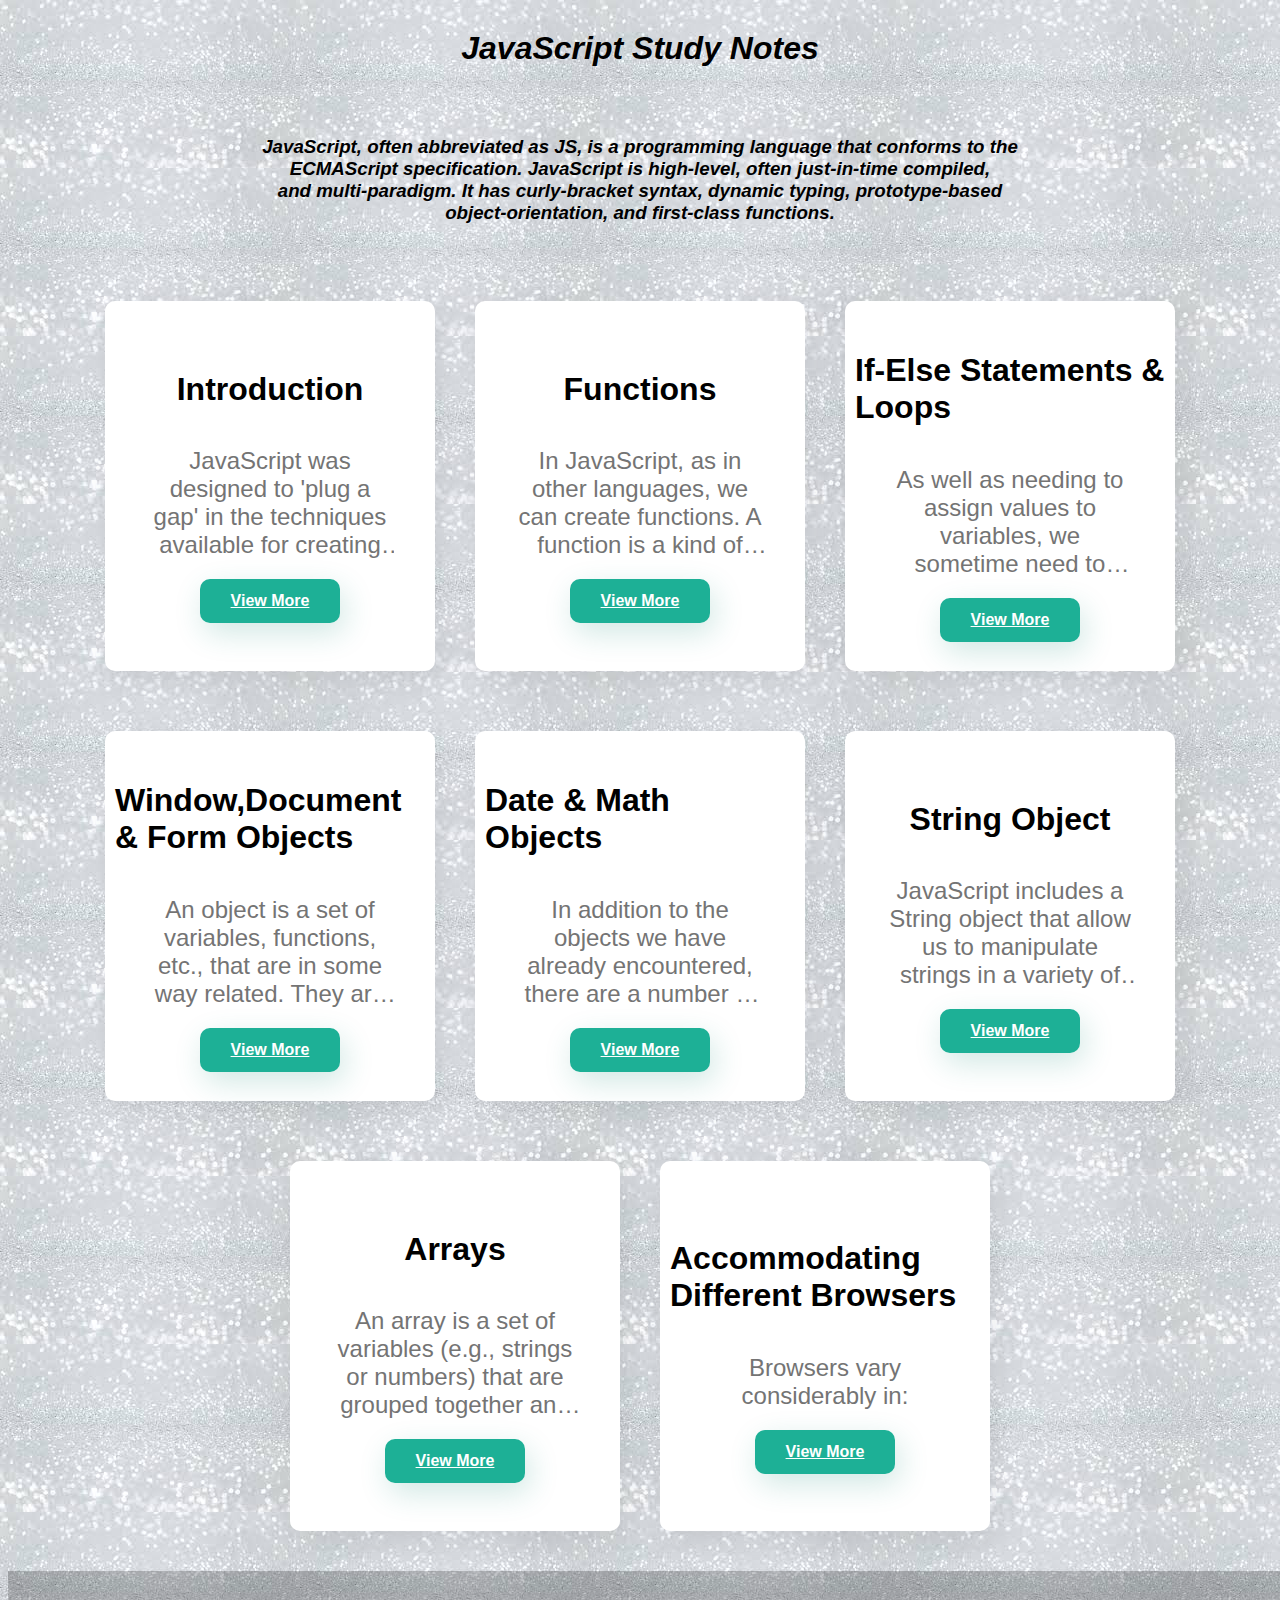
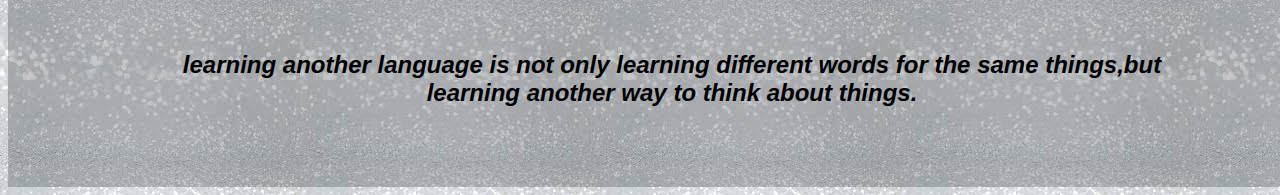
<file: index.html>
<!DOCTYPE html>
<html>

<head>
    <meta name="viewport" content="width=device-width, initial-scale=1">
    <link rel="stylesheet" href="style.css">
    <style>
        body {
            font-family: 'Lato', sans-serif;
            background-image: url("img1.jpg");
        }
        .overlay-content {
            position: relative;
            top: 10%;
            width: 100%;
            text-align: center;
            text-decoration: double;
            margin-top: 30px;
            font-style: italic;
        }
    </style>
</head>
<body>
     <div class="overlay-content">
        <h1>JavaScript Study Notes</h1>
    </div>
    <br>
    <div class="overlay-content">
        <h3>JavaScript, often abbreviated as JS, is a programming language that conforms to the <br>ECMAScript specification. JavaScript is high-level, often just-in-time compiled,<br> 
            and multi-paradigm. It has curly-bracket syntax, dynamic typing, prototype-based <br>object-orientation, and first-class functions.</h3>
        </div>
        <br>
          <div class="c-box-container">	
            <div class="client-box">
      
              <h1>Introduction</h1><br>
              <p>JavaScript was designed to 'plug a gap' in the techniques available for creating web-pages.</p>
              <a href="parts/part1.html">View More</a>
            </div>
            <div class="client-box">
      
              <h1>Functions</h1><br>
              <p>In JavaScript, as in other languages, we can create functions. A function is a kind of mini-program that forms part of a larger program.            </p>
              <a href="parts/part2.html">View More</a>
            </div>
            <div class="client-box">
      
              <h1>If-Else Statements & Loops</h1><br>
              <p>As well as needing to assign values to variables, we sometime need to compare variables or literals.            </p>
              <a href="parts/part3.html">View More</a>
            </div>
            </div>

            <div class="c-box-container">	
                <div class="client-box">
          
                  <h1>Window,Document & Form Objects</h1><br>
                  <p> An object is a set of variables, functions, etc., that are in some way related. They are grouped together and given a 
                      name Objects may have:</p>
                  <a href="parts/part4.html">View More</a>
                </div>
                <div class="client-box">
          
                  <h1>Date & Math Objects</h1><br>
                  <p>In addition to the objects we have already encountered, there are a number of other objects that form part of the 
                      JavaScript language. Among the more important and useful of these are the Date and Math objects.</p>
                  <a href="parts/part5.html">View More</a>
                </div>
                <div class="client-box">
          
                  <h1>String Object</h1><br>
                  <p>JavaScript includes a String object that allow us to manipulate strings in a variety of ways, for example, searching a 
                      string to see if it contains certain patterns of letters, extracting part of it to form new string, and much more.</p>
                  <a href="parts/part6.html">View More</a>
                </div>
                </div>

                <div class="c-box-container">	
                    <div class="client-box">
              
                      <h1>Arrays</h1><br>
                      <p>An array is a set of variables (e.g., strings or numbers) that are grouped together and given a single name.                    </p>
                      <a href="parts/part7.html">View More</a>
                    </div>
                    <div class="client-box">
              
                      <h1>Accommodating Different Browsers</h1><br>
                      <p>Browsers vary considerably in:                    </p>
                      <a href="parts/part8.html">View More</a>
                    </div>
                    </div>

                    <section id="hire" class="hire container">
                        <h4 class="hire-heading">learning another language is not only learning different words for the same things,but <br>
                            learning another way to think about things.</h4>
                    </section>
</body>
</html>
</file>
<file: style.css>
#client{
	width:100%;
	border-top: 1px solid rgba(58,58,58,0.03);
	border-bottom: 1px solid rgba(58,58,58,0.03);
	padding: 50px 0px;
	background-position: center;
	background-size: 1000px;
}
.client-heading{
	display: flex;
	justify-content: center;
	align-items: center;
	flex-direction: column;
	font-weight: bold;
}
.c-box-container{
	display: flex;
	justify-content: center;
	align-items: center;
	flex-wrap: wrap;
	margin:20px 0px;
}
.client-box {
	width:310px;
	height: 350px;
	background-color: #FFFFFF;
	border-radius: 10px;
	display: flex;
	justify-content: center;
	align-items: center;
	flex-direction: column;
	padding: 10px;
	margin: 20px;
	box-shadow: 5px 10px 30px rgba(0,0,0,0.08);
}
.client-box strong{
	color:#1c3548;
	margin:0px;
	font-size: 1.1rem;
	font-weight: 100;
	margin-top:10px;
}
.star{
display: flex;
	margin: 10px 0px 10px 0px;
}
.star i{
	color:#ff9529;
}
.client-box p{
	color:#747474;
	font-size: 1.5rem;
	margin:0px;
	text-align: center;
	display: block;
	display: -webkit-box;
	max-width: 80%;
	-webkit-line-clamp:4;
	-webkit-box-orient:vertical;
	overflow: hidden;
	text-overflow: ellipsis;
}
.client-box a{
	width:190px;
	height: 44px;
	display: flex;
	justify-content: center;
	align-items: center;
	color:#FFFFFF;
	background-color: #1db096;
	border-radius: 20px;
	box-shadow: 4px 10px 30px rgba(24,139,119,0.2);
}
.client-box a{
	width:140px;
	margin-top: 20px;
	border-radius: 10px;
	font-weight: bold;
}
.client-box:hover{
	transform: translateY(-10px);
	box-shadow: 5px 10px 30px rgba(0,0,0,0.1);
    background-color: #8ef3e1;
	transition: all ease 0.2s;
}
.hire {
	min-height: 5vh;
	flex-direction: column;
	width: 100%;
	background-color: rgba(0, 0, 0, 0.212);
	padding: 3rem 2rem;
    font-style: italic;
}

.hire .hire-heading {
	color: black;
	font-size: 1.5rem;
	text-align: center;
}
</file>
